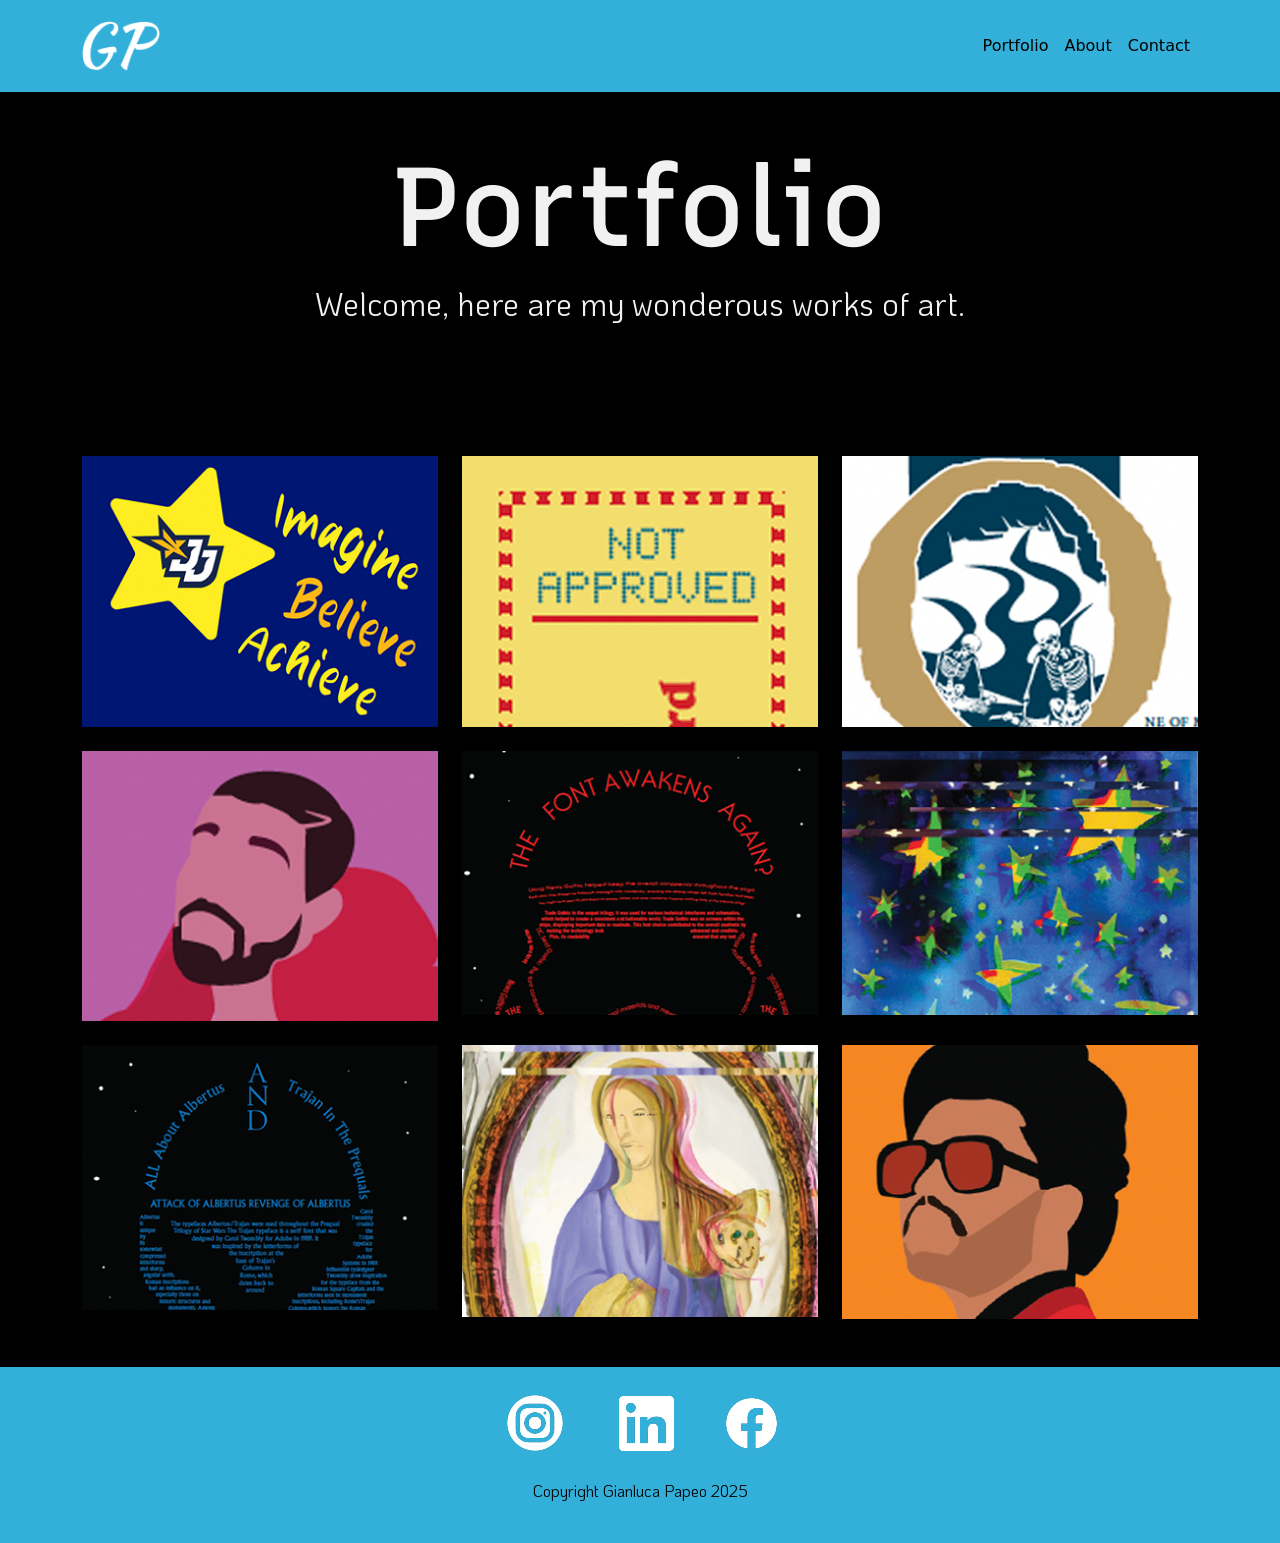
<file: index.html>
<!DOCTYPE html>
<html lang="en">
<head>
  <meta charset="UTF-8" />
  <meta name="viewport" content="width=device-width, initial-scale=1">
  <title>Gianluca Papeo | Portfolio</title>
  <link rel="preconnect" href="https://fonts.googleapis.com">
  <link rel="preconnect" href="https://fonts.gstatic.com" crossorigin>
  <link rel="preconnect" href="https://fonts.googleapis.com">
<link rel="preconnect" href="https://fonts.gstatic.com" crossorigin>
<link href="https://fonts.googleapis.com/css2?family=Recursive:wght@300..1000&display=swap" rel="stylesheet">
  <link href="https://fonts.googleapis.com/css2?family=Anton&family=KoHo:wght@200;400;700&display=swap" rel="stylesheet">
  <link rel="stylesheet" href="https://cdn.jsdelivr.net/npm/bootstrap@5.3.8/dist/css/bootstrap.min.css">
  <link rel="stylesheet" href="css/styles.css">
</head> 

<body>
  <!-- navbar -->
  <header> 
    <nav class="navbar navbar-expand ">
      <div class="container">
        <a class="navbar-brand logo" href="index.html">
          <img src="images/logo.png" alt="Gianluca Papeo Logo" class="logo-img">
        </a>
        <ul class="navbar-nav ms-auto">
          <li class="nav-item"><a class="nav-link" href="index.html">Portfolio</a></li>
          <li class="nav-item"><a class="nav-link" href="about.html">About</a></li>
          <li class="nav-item"><a class="nav-link" href="contact.html">Contact</a></li>
        </ul>
      </div>
    </nav>
  </header>

  
  <main class="text-center py-5">
    <h1 class="main-title">Portfolio</h1>
    <p class="intro-text">Welcome, here are my wonderous works of art.</p>

    <!-- portfolio grid -->
    <div class="container"> 
      <div class="row g-4">
        <div class="col-md-4"><a href="project1.html"><img src="images/image1.png" class="img-fluid portfolio-img" alt="Project 1"></a></div>
        <div class="col-md-4"><a href="case-study.html"><img src="images/image2.png" class="img-fluid portfolio-img" alt="Project 2"></a></div>
        <div class="col-md-4"><a href="project3.html"><img src="images/image3.png" class="img-fluid portfolio-img" alt="Project 3"></a></div>
        <div class="col-md-4"><a href="project4.html"><img src="images/image4.png" class="img-fluid portfolio-img" alt="Project 4"></a></div>
        <div class="col-md-4"><a href="project5sw.html"><img src="images/image5.png" class="img-fluid portfolio-img" alt="Project 5"></a></div>
        <div class="col-md-4"><a href="project6ad.html"><img src="images/image6.png" class="img-fluid portfolio-img" alt="Project 6"></a></div>
        <div class="col-md-4"><a href="project5sw.html"><img src="images/image7.png" class="img-fluid portfolio-img" alt="Project 7"></a></div>
        <div class="col-md-4"><a href="project6ad.html"><img src="images/image8.png" class="img-fluid portfolio-img" alt="Project 8"></a></div> 
        <div class="col-md-4"><a href="project4.html"><img src="images/image9.png" class="img-fluid portfolio-img" alt="Project 9"></a></div>
      </div>
    </div>
  </main>

  <!-- footer -->
  <footer class="footer text-center py-4">
    <div class="social-icons">
      <a href="https://instagram.com" target="_blank"><img src="images/instagram.png" alt="Instagram" class="icon"></a>
      <a href="https://linkedin.com" target="_blank"><img src="images/linkedin.png" alt="LinkedIn" class="icon"></a>
      <a href="https://facebook.com" target="_blank"><img src="images/facebook.png" alt="Facebook" class="icon"></a>
    </div>
    <p class="copyright"> Copyright Gianluca Papeo 2025</p>
  </footer>
<script src="https://cdn.jsdelivr.net/npm/bootstrap@5.3.8/dist/js/bootstrap.bundle.min.js" integrity="sha384-FKyoEForCGlyvwx9Hj09JcYn3nv7wiPVlz7YYwJrWVcXK/BmnVDxM+D2scQbITxI" crossorigin="anonymous"></script>
</body>
</html>
</file>
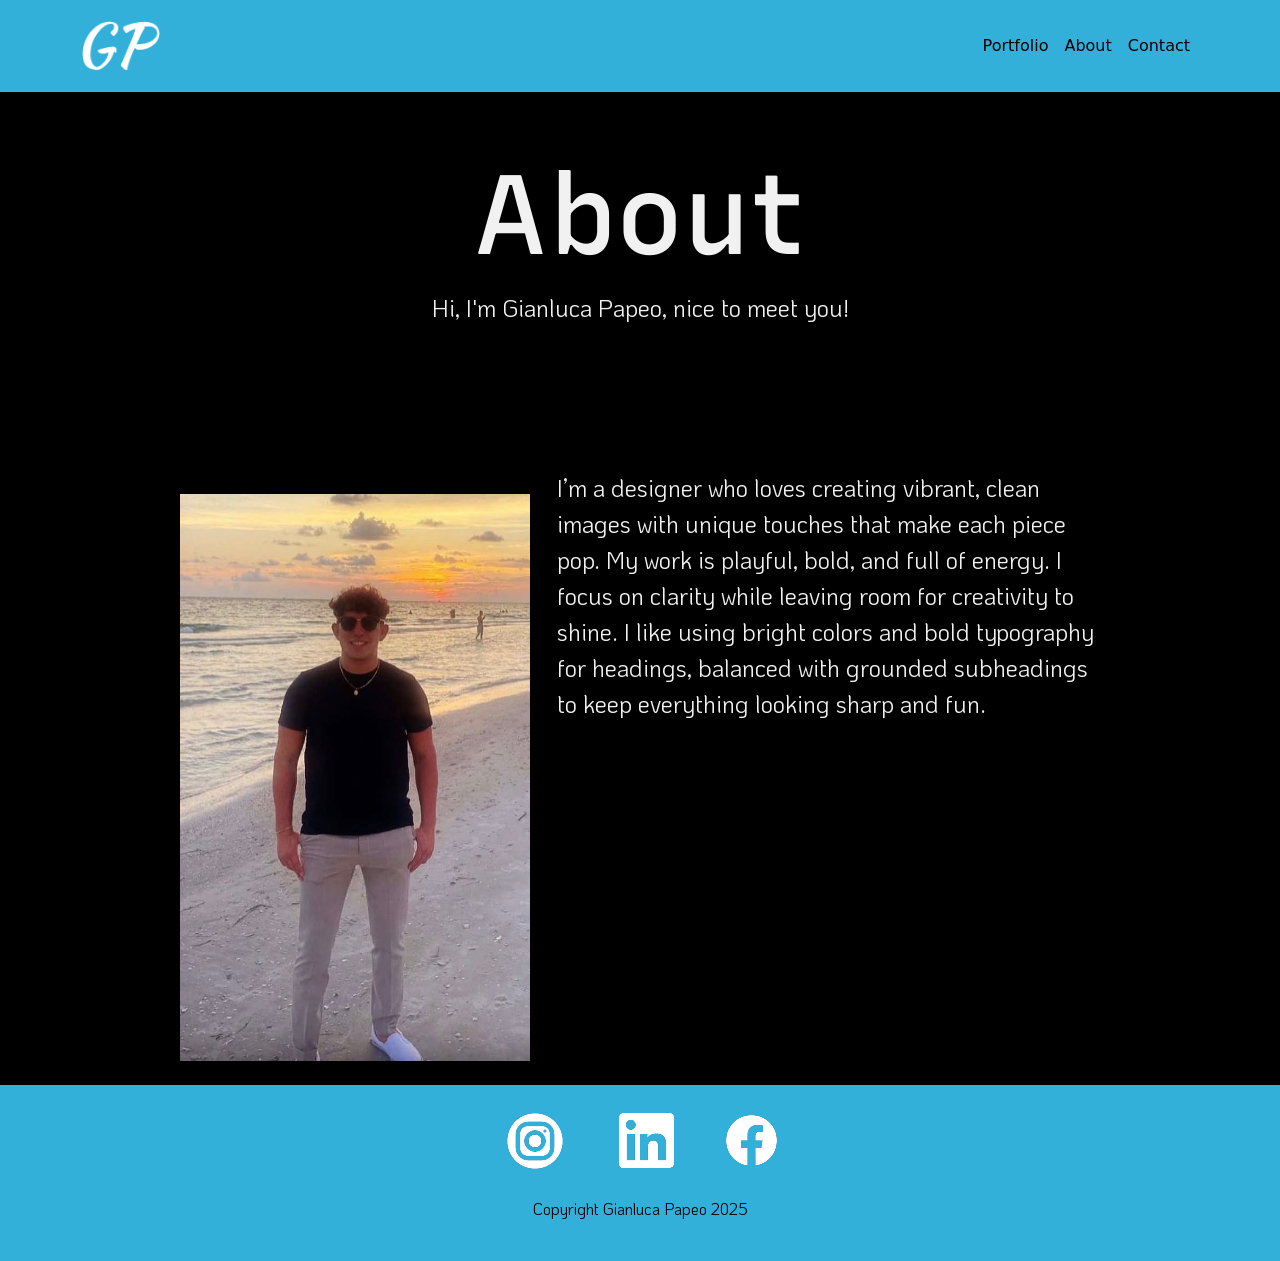
<file: about.html>
<!DOCTYPE html>
<html lang="en">
<head>
  <meta charset="UTF-8" />
  <meta name="viewport" content="width=device-width, initial-scale=1">
  <title>Gianluca Papeo | Portfolio</title>
  <link rel="preconnect" href="https://fonts.googleapis.com">
  <link rel="preconnect" href="https://fonts.gstatic.com" crossorigin>
  <link rel="preconnect" href="https://fonts.googleapis.com">
<link rel="preconnect" href="https://fonts.gstatic.com" crossorigin>
<link href="https://fonts.googleapis.com/css2?family=Recursive:wght@300..1000&display=swap" rel="stylesheet">
  <link href="https://fonts.googleapis.com/css2?family=Anton&family=KoHo:wght@200;400;700&display=swap" rel="stylesheet">
  <link rel="stylesheet" href="https://cdn.jsdelivr.net/npm/bootstrap@5.3.8/dist/css/bootstrap.min.css">
  <link rel="stylesheet" href="css/styles.css">
</head>

<body>
  <!-- navbar -->
  <header>
    <nav class="navbar navbar-expand ">
      <div class="container">
        <a class="navbar-brand logo" href="index.html">
          <img src="images/logo.png" alt="Gianluca Papeo Logo" class="logo-img">
        </a>
        <ul class="navbar-nav ms-auto">
          <li class="nav-item"><a class="nav-link" href="index.html">Portfolio</a></li>
          <li class="nav-item"><a class="nav-link" href="about.html">About</a></li>
          <li class="nav-item"><a class="nav-link" href="contact.html">Contact</a></li>
        </ul>
      </div>
    </nav>
  </header>

 
  <main class="container about-main">
  
    <div class="row">
      <div class="col-12 text-center">
        <h1>About</h1>
        <p class="greeting">Hi, I'm Gianluca Papeo, nice to meet you!</p>
      </div>
    </div>
  
  
    <div class="row justify-content-center align-items-start mt-4">
      <div class="col-md-4 text-center">
        <img src="images/profile.png" alt="Gianluca Papeo photo" class="profile-img">
      </div>
      <div class="col-md-6">
        <p class="about-text">
          I’m a designer who loves creating vibrant, clean images with unique touches that make each piece pop. My work is playful, bold, and full of energy. I focus on clarity while leaving room for creativity to shine. I like using bright colors and bold typography for headings, balanced with grounded subheadings to keep everything looking sharp and fun.
        </p>
      </div>
    </div>
  </main>
 
  <!-- footer --> 
  <footer class="footer text-center p-4">
    <div class="social-icons">
      <a href="https://instagram.com" target="_blank"><img src="images/instagram.png" alt="Instagram" class="icon"></a>
      <a href="https://linkedin.com" target="_blank"><img src="images/linkedin.png" alt="LinkedIn" class="icon"></a>
      <a href="https://facebook.com" target="_blank"><img src="images/facebook.png" alt="Facebook" class="icon"></a>
    </div>
    <p class="copyright">Copyright Gianluca Papeo 2025</p>
  </footer>
  <script src="https://cdn.jsdelivr.net/npm/bootstrap@5.3.8/dist/js/bootstrap.bundle.min.js" integrity="sha384-FKyoEForCGlyvwx9Hj09JcYn3nv7wiPVlz7YYwJrWVcXK/BmnVDxM+D2scQbITxI" crossorigin="anonymous"></script>
  </body>
  </html>
</file>
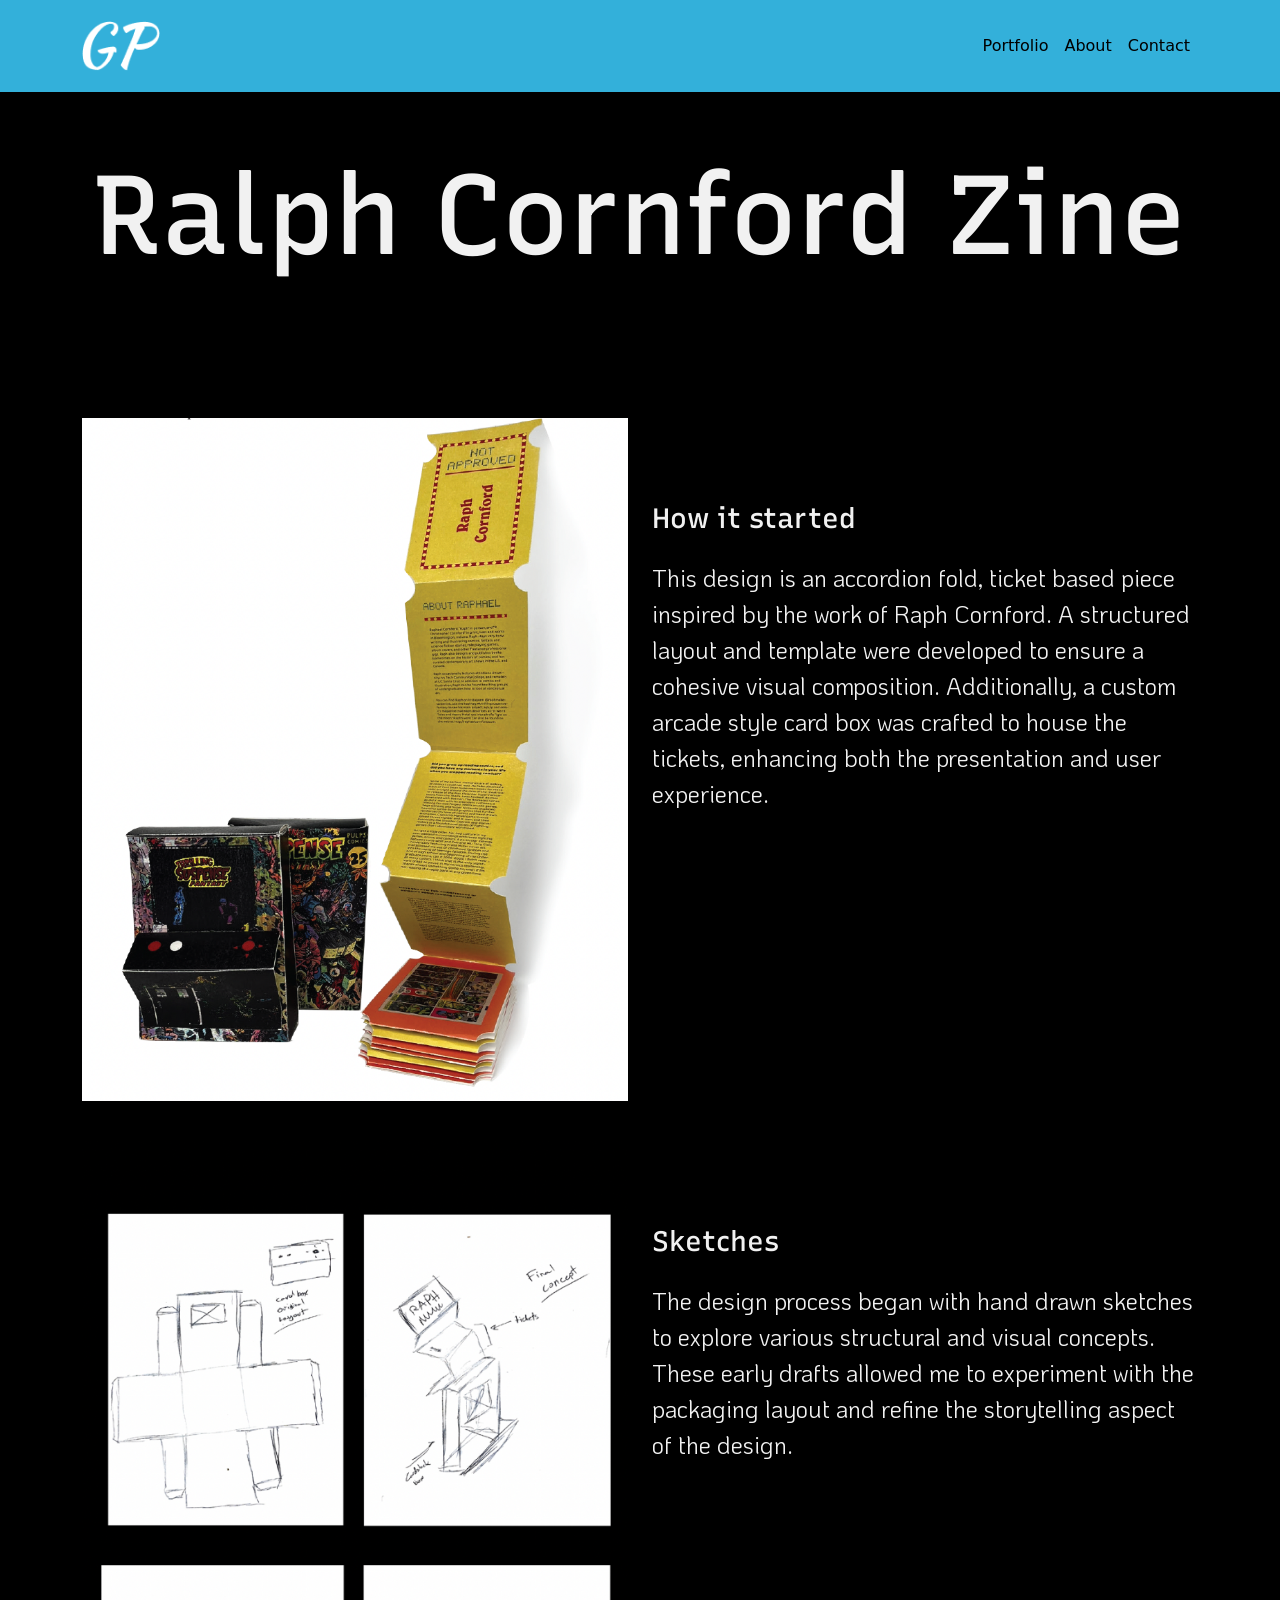
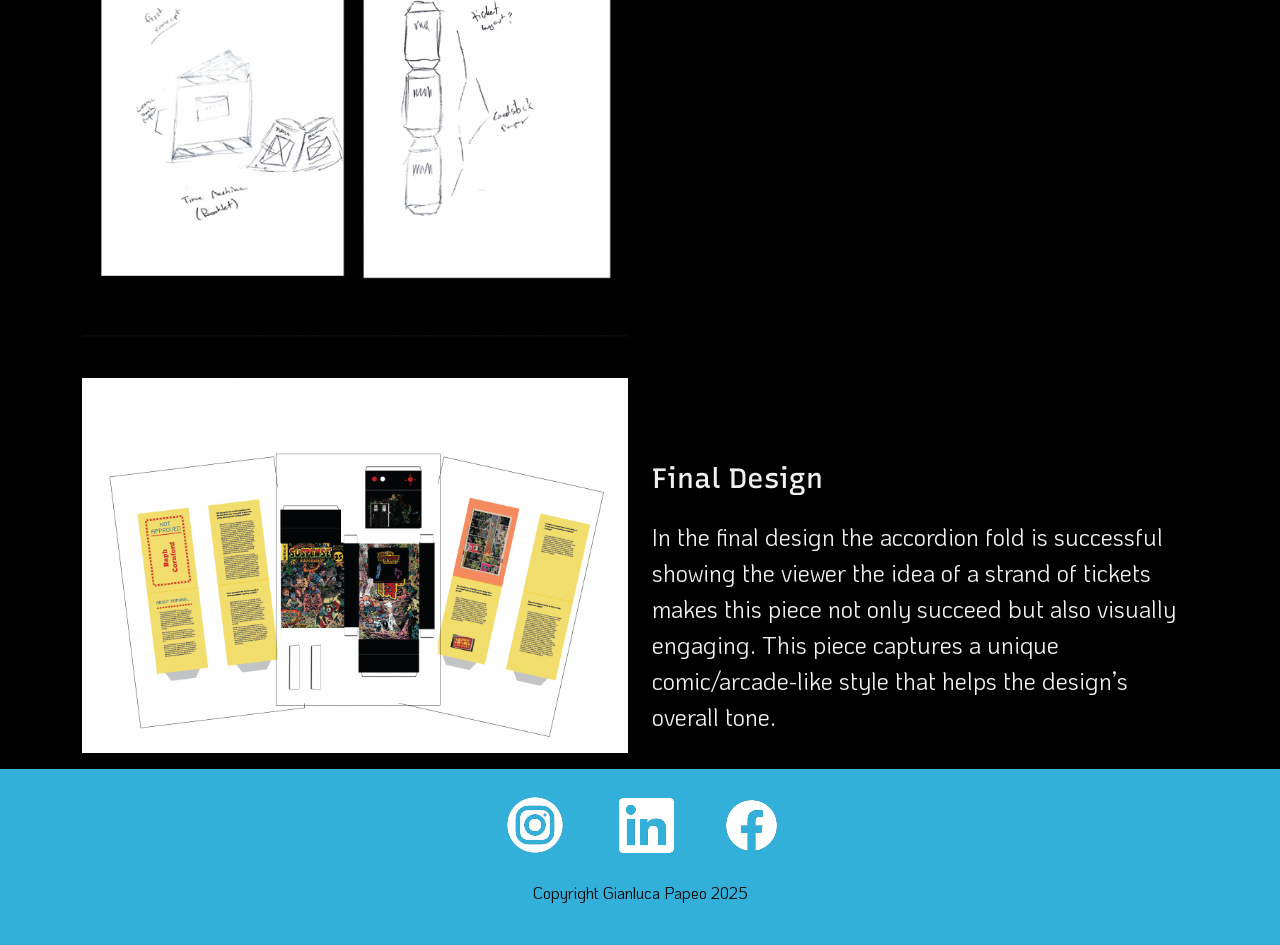
<file: case-study.html>
<!DOCTYPE html>
<html lang="en">
<head>
  <meta charset="UTF-8" />
  <meta name="viewport" content="width=device-width, initial-scale=1">
  <title>Gianluca Papeo | Portfolio</title>
  <link rel="preconnect" href="https://fonts.googleapis.com">
  <link rel="preconnect" href="https://fonts.gstatic.com" crossorigin>
  <link href="https://fonts.googleapis.com/css2?family=Recursive:wght@300..1000&display=swap" rel="stylesheet">
  <link href="https://fonts.googleapis.com/css2?family=Anton&family=KoHo:wght@200;400;700&display=swap" rel="stylesheet">
  <link rel="stylesheet" href="https://cdn.jsdelivr.net/npm/bootstrap@5.3.8/dist/css/bootstrap.min.css">
  <link rel="stylesheet" href="css/styles.css">
</head>

<body>
  <!-- Navbar -->
  <header>
    <nav class="navbar navbar-expand">
      <div class="container">
        <a class="navbar-brand logo" href="index.html">
          <img src="images/logo.png" alt="Gianluca Papeo Logo" class="logo-img">
        </a>
        <ul class="navbar-nav ms-auto">
          <li class="nav-item"><a class="nav-link" href="index.html">Portfolio</a></li>
          <li class="nav-item"><a class="nav-link" href="about.html">About</a></li>
          <li class="nav-item"><a class="nav-link" href="contact.html">Contact</a></li>
        </ul>
      </div>
    </nav>
  </header>

 
  <main class="case-study-page container">

  
    <div class="row">
      <div class="col-12 text-center">
        <h2>Ralph Cornford Zine</h2>
      </div> 
    </div>

  
    <div class="row justify-content-center align-items-start mt-4">
      <div class="col-md-6 text-center">
        <img src="images/projectphoto.png" alt="Intro Project Image" class="img-fluid mb-3">
      </div>
      <div class="col-md-6">
        <h3>How it started</h3>
        <p>
          This design is an accordion fold, ticket based piece inspired by the work of Raph Cornford. A structured layout and template were developed to ensure a cohesive visual composition. Additionally, a custom arcade style card box was crafted to house the tickets, enhancing both the presentation and user experience.
        </p>
      </div>
    </div>

    <!-- sketches -->
    <div class="row mt-4">
   
      <div class="col-md-6 text-center">
        <img src="images/sketch1.png" alt="Sketch 1" class="img-fluid mb-3">
      </div>
     
    
      <div class="col-md-6">
        <h3>Sketches</h3>
        <p>
          The design process began with hand drawn sketches to explore various structural and visual concepts. These early drafts allowed me to experiment with the packaging layout and refine the storytelling aspect of the design.
        </p>
      </div>
    </div>


    <!-- Final Design -->
    <div class="row justify-content-center align-items-start mt-4">
      <div class="col-md-6 text-center">
        <img src="images/finaldesign.png" alt="Final Project Design" class="img-fluid mb-3">
      </div>
      <div class="col-md-6">
        <h3>Final Design</h3>
        <p>
          In the final design the accordion fold is successful showing the viewer the idea of a strand of tickets makes this piece not only succeed but also visually engaging. This piece captures a unique comic/arcade-like style that helps the design’s overall tone.
        </p>
      </div>
    </div>

  </main>

  <!-- Footer -->
  <footer class="footer text-center py-4">
    <div class="social-icons">
      <a href="https://instagram.com" target="_blank"><img src="images/instagram.png" alt="Instagram" class="icon"></a>
      <a href="https://linkedin.com" target="_blank"><img src="images/linkedin.png" alt="LinkedIn" class="icon"></a>
      <a href="https://facebook.com" target="_blank"><img src="images/facebook.png" alt="Facebook" class="icon"></a>
    </div>
    <p class="copyright"> Copyright Gianluca Papeo 2025</p>
  </footer>

  <script src="https://cdn.jsdelivr.net/npm/bootstrap@5.3.8/dist/js/bootstrap.bundle.min.js" crossorigin="anonymous"></script>
</body>
</html>
</file>
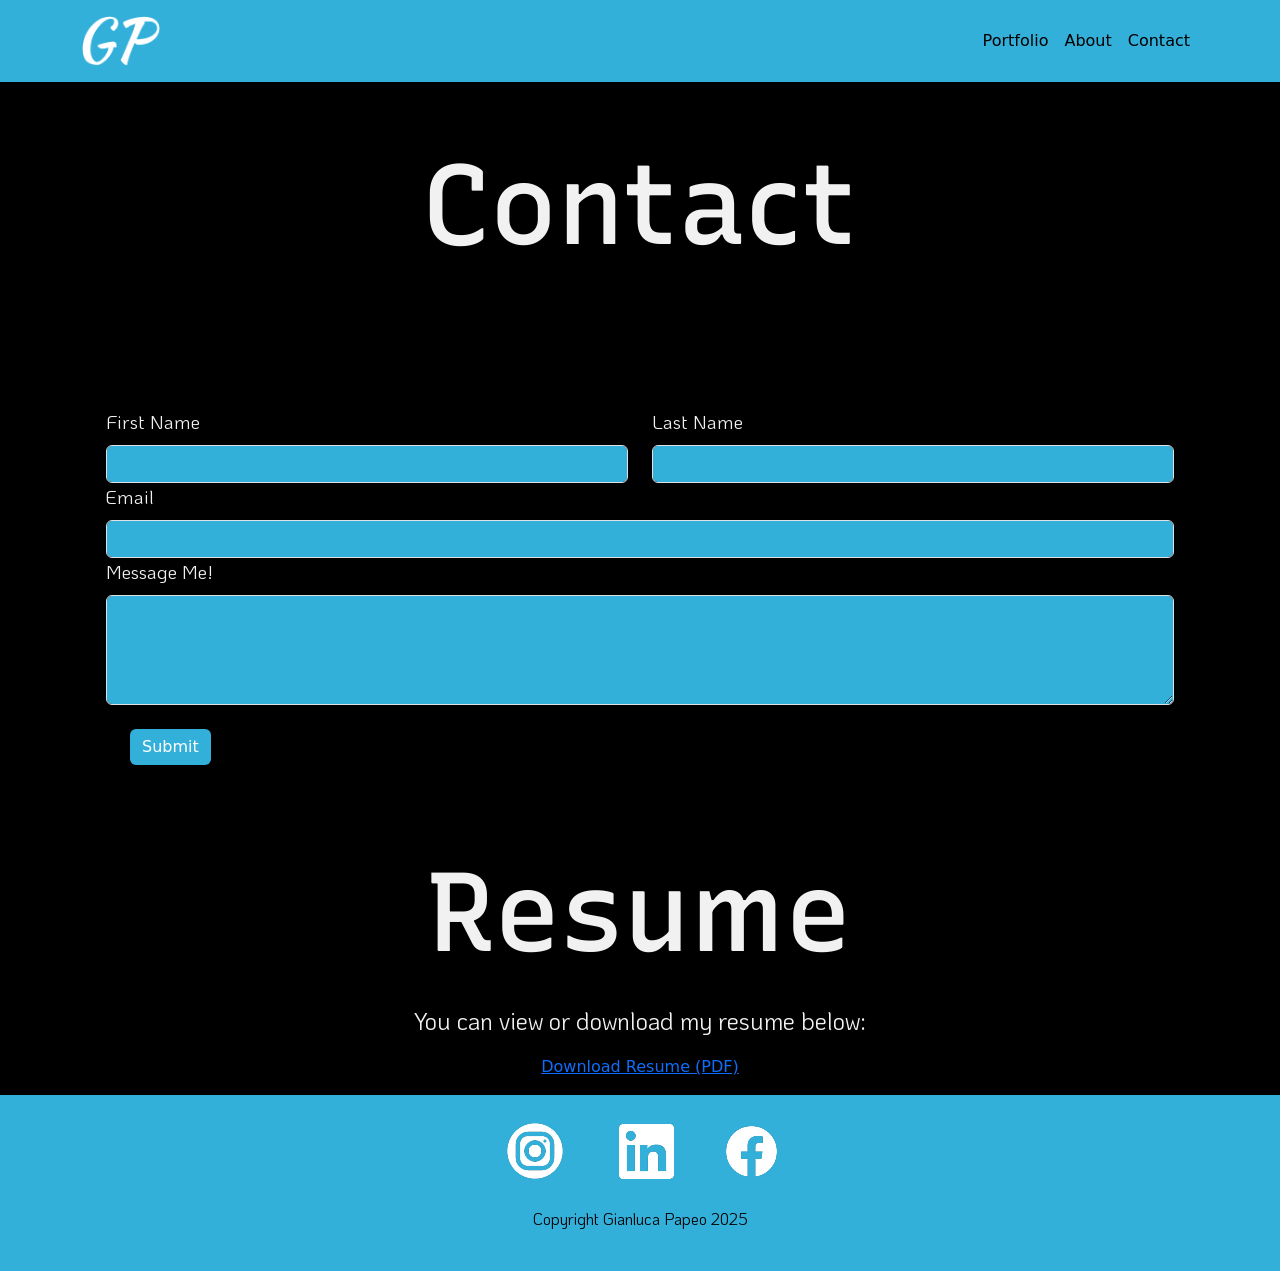
<file: contact.html>
<!DOCTYPE html>
<html lang="en">
<head>
  <meta charset="UTF-8" />
  <meta name="viewport" content="width=device-width, initial-scale=1">
  <title>Gianluca Papeo | Portfolio</title>
  <link rel="preconnect" href="https://fonts.googleapis.com">
  <link rel="preconnect" href="https://fonts.gstatic.com" crossorigin>
  <link rel="preconnect" href="https://fonts.googleapis.com">
<link rel="preconnect" href="https://fonts.gstatic.com" crossorigin>
<link href="https://fonts.googleapis.com/css2?family=Recursive:wght@300..1000&display=swap" rel="stylesheet">
  <link href="https://fonts.googleapis.com/css2?family=Anton&family=KoHo:wght@200;400;700&display=swap" rel="stylesheet">
  <link rel="stylesheet" href="https://cdn.jsdelivr.net/npm/bootstrap@5.3.8/dist/css/bootstrap.min.css">
  <link rel="stylesheet" href="css/styles.css">
</head>

 
  <header>
    <nav class="navbar navbar-expand ">
      <div class="container">
        <a class="navbar-logo" href="index.html">
          <img src="images/logo.png" alt="Gianluca Papeo Logo" class="logo-img">
        </a>
        <ul class="navbar-nav">
          <li class="nav-item"><a class="nav-link" href="index.html">Portfolio</a></li>
          <li class="nav-item"><a class="nav-link" href="about.html">About</a></li>
          <li class="nav-item"><a class="nav-link" href="contact.html">Contact</a></li>
        </ul>
      </div>
    </nav>
  </header>

  <main class="container col-md-12">

    <!-- contact form -->
    <h2 class="row-4 ">Contact</h2>
    <form class="row 3">
      <div class="col-md-6">
        <label for="fname" class="form-label">First Name</label>
        <input type="text" id="fname" name="fname" class="form-control" >
      </div>
      <div class="col-md-6">
        <label for="lname" class="form-label">Last Name</label>
        <input type="text" id="lname" name="lname" class="form-control">
      </div>
      <div class="col-12">
        <label for="email" class="form-label">Email</label>
        <input type="email" id="email" name="email" class="form-control">
      </div>
      <div class="col-12">
        <label for="message" class="form-label">Message Me!</label>
        <textarea id="message" name="message" rows="4" class="form-control" ></textarea>
      </div>
      <div class="col-12 m-4">
        <button type="submit" class="btn">Submit</button>
      </div>
    </form>

    <section class="resume-section col">
      <h2 class="m-4">Resume</h2>
      <p>You can view or download my resume below:</p>
      <a href="files/Gianluca-Papeo-Resume.pdf">Download Resume (PDF)</a>
    </section>

  </main>

 
 <!-- footer -->
 <footer class="footer text-center p-4">
  <div class="social-icons">
    <a href="https://instagram.com" target="_blank"><img src="images/instagram.png" alt="Instagram" class="icon"></a>
    <a href="https://linkedin.com" target="_blank"><img src="images/linkedin.png" alt="LinkedIn" class="icon"></a>
    <a href="https://facebook.com" target="_blank"><img src="images/facebook.png" alt="Facebook" class="icon"></a>
  </div>
  <p class="copyright">Copyright Gianluca Papeo 2025</p>
</footer>
<script src="https://cdn.jsdelivr.net/npm/bootstrap@5.3.8/dist/js/bootstrap.bundle.min.js" integrity="sha384-FKyoEForCGlyvwx9Hj09JcYn3nv7wiPVlz7YYwJrWVcXK/BmnVDxM+D2scQbITxI" crossorigin="anonymous"></script>
</body>
</html>
</file>
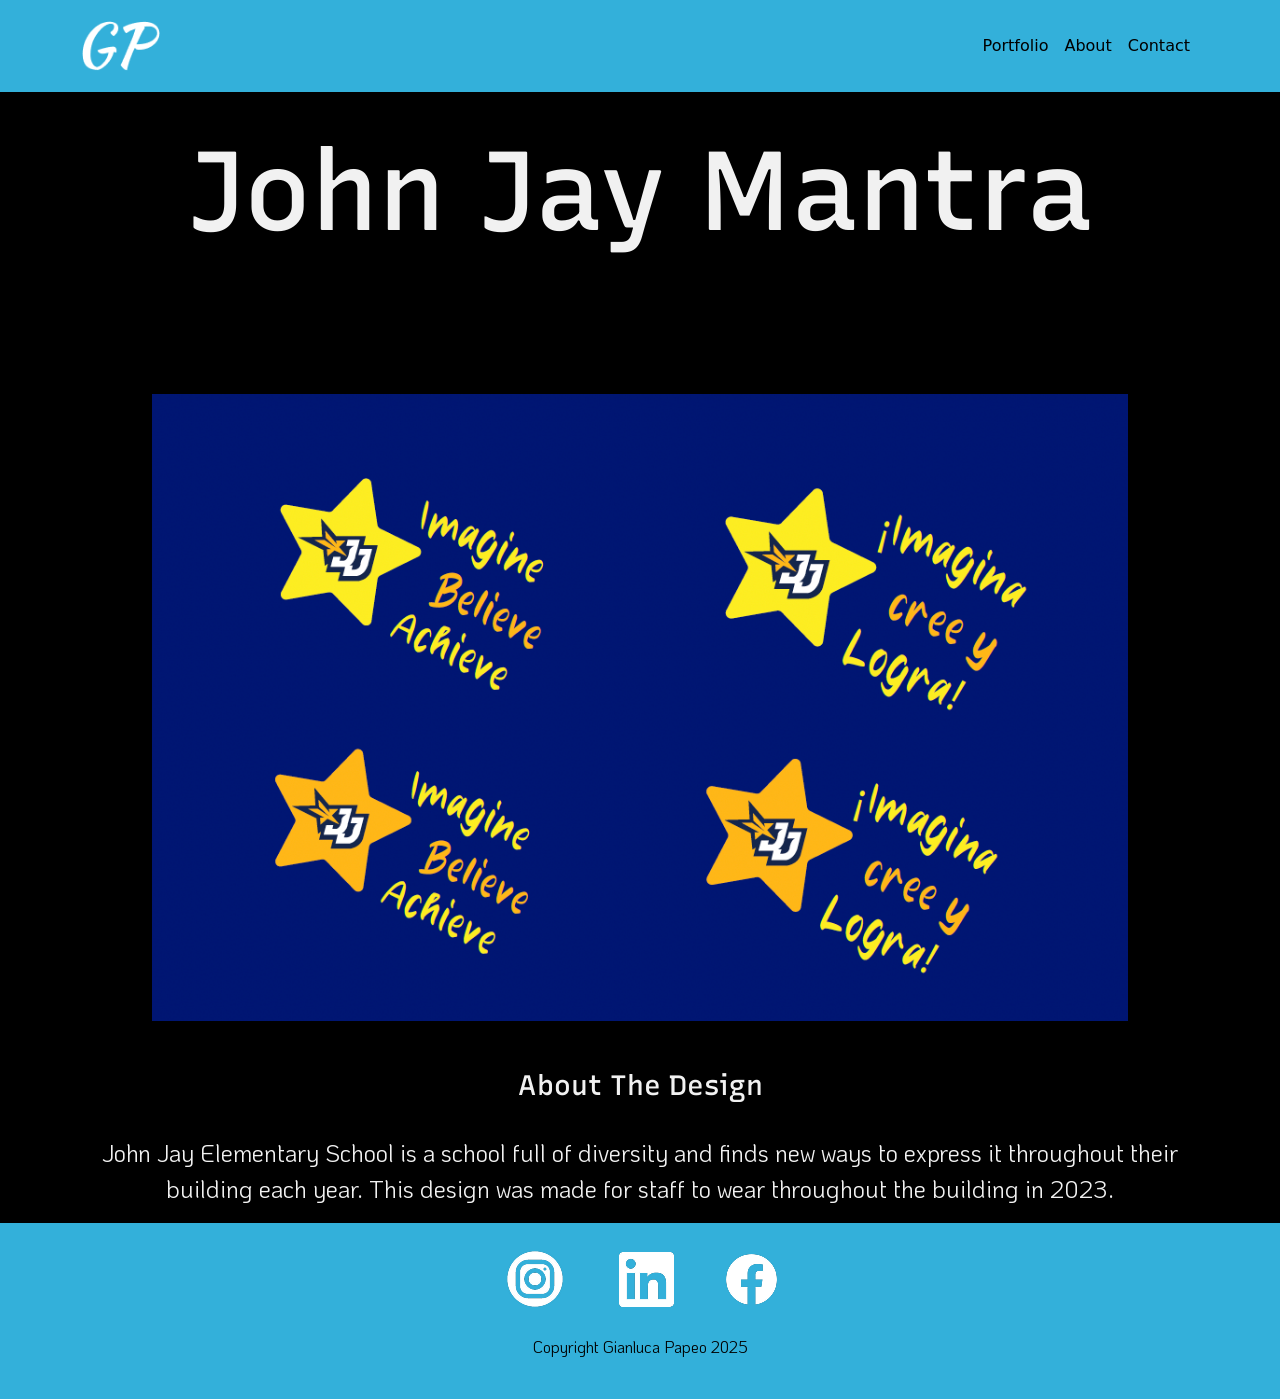
<file: project1.html>
<!DOCTYPE html>
<html lang="en">
<head>
  <meta charset="UTF-8" />
  <meta name="viewport" content="width=device-width, initial-scale=1">
  <title>Gianluca Papeo | Portfolio</title>
  <link rel="preconnect" href="https://fonts.googleapis.com">
  <link rel="preconnect" href="https://fonts.gstatic.com" crossorigin>
  <link rel="preconnect" href="https://fonts.googleapis.com">
<link rel="preconnect" href="https://fonts.gstatic.com" crossorigin>
<link href="https://fonts.googleapis.com/css2?family=Recursive:wght@300..1000&display=swap" rel="stylesheet">
  <link href="https://fonts.googleapis.com/css2?family=Anton&family=KoHo:wght@200;400;700&display=swap" rel="stylesheet">
  <link rel="stylesheet" href="https://cdn.jsdelivr.net/npm/bootstrap@5.3.8/dist/css/bootstrap.min.css">
  <link rel="stylesheet" href="css/styles.css">
</head>


<body>
  <!-- navbar --> 
  <header>
    <nav class="navbar navbar-expand ">
      <div class="container">
        <a class="navbar-brand logo" href="index.html">
          <img src="images/logo.png" alt="Gianluca Papeo Logo" class="logo-img">
        </a>
        <ul class="navbar-nav ms-auto">
          <li class="nav-item"><a class="nav-link" href="index.html">Portfolio</a></li>
          <li class="nav-item"><a class="nav-link" href="about.html">About</a></li>
          <li class="nav-item"><a class="nav-link" href="contact.html">Contact</a></li>
        </ul>
      </div>
    </nav>
  </header>
 
  <main class="mantra-page">
  <div class="container">
    <div class="row g-4">
    <h2 class="mantra-title">John Jay Mantra</h2>
    <img src="images/mantra.png" alt="Mantra Image">
    <h3>About The Design</h3>
    <p>
      John Jay Elementary School is a school full of diversity and finds new ways to express it throughout their building each year. This design was made for staff to wear throughout the building in 2023.
    </p>
  </div>
  <div>
  </main>

 <!-- footer -->
 <footer class="footer text-center py-4">
  <div class="social-icons">
    <a href="https://instagram.com" target="_blank"><img src="images/instagram.png" alt="Instagram" class="icon"></a>
    <a href="https://linkedin.com" target="_blank"><img src="images/linkedin.png" alt="LinkedIn" class="icon"></a>
    <a href="https://facebook.com" target="_blank"><img src="images/facebook.png" alt="Facebook" class="icon"></a>
  </div>
  <p class="copyright"> Copyright Gianluca Papeo 2025</p>
</footer>
<script src="https://cdn.jsdelivr.net/npm/bootstrap@5.3.8/dist/js/bootstrap.bundle.min.js" integrity="sha384-FKyoEForCGlyvwx9Hj09JcYn3nv7wiPVlz7YYwJrWVcXK/BmnVDxM+D2scQbITxI" crossorigin="anonymous"></script>
</body>
</html>
</file>
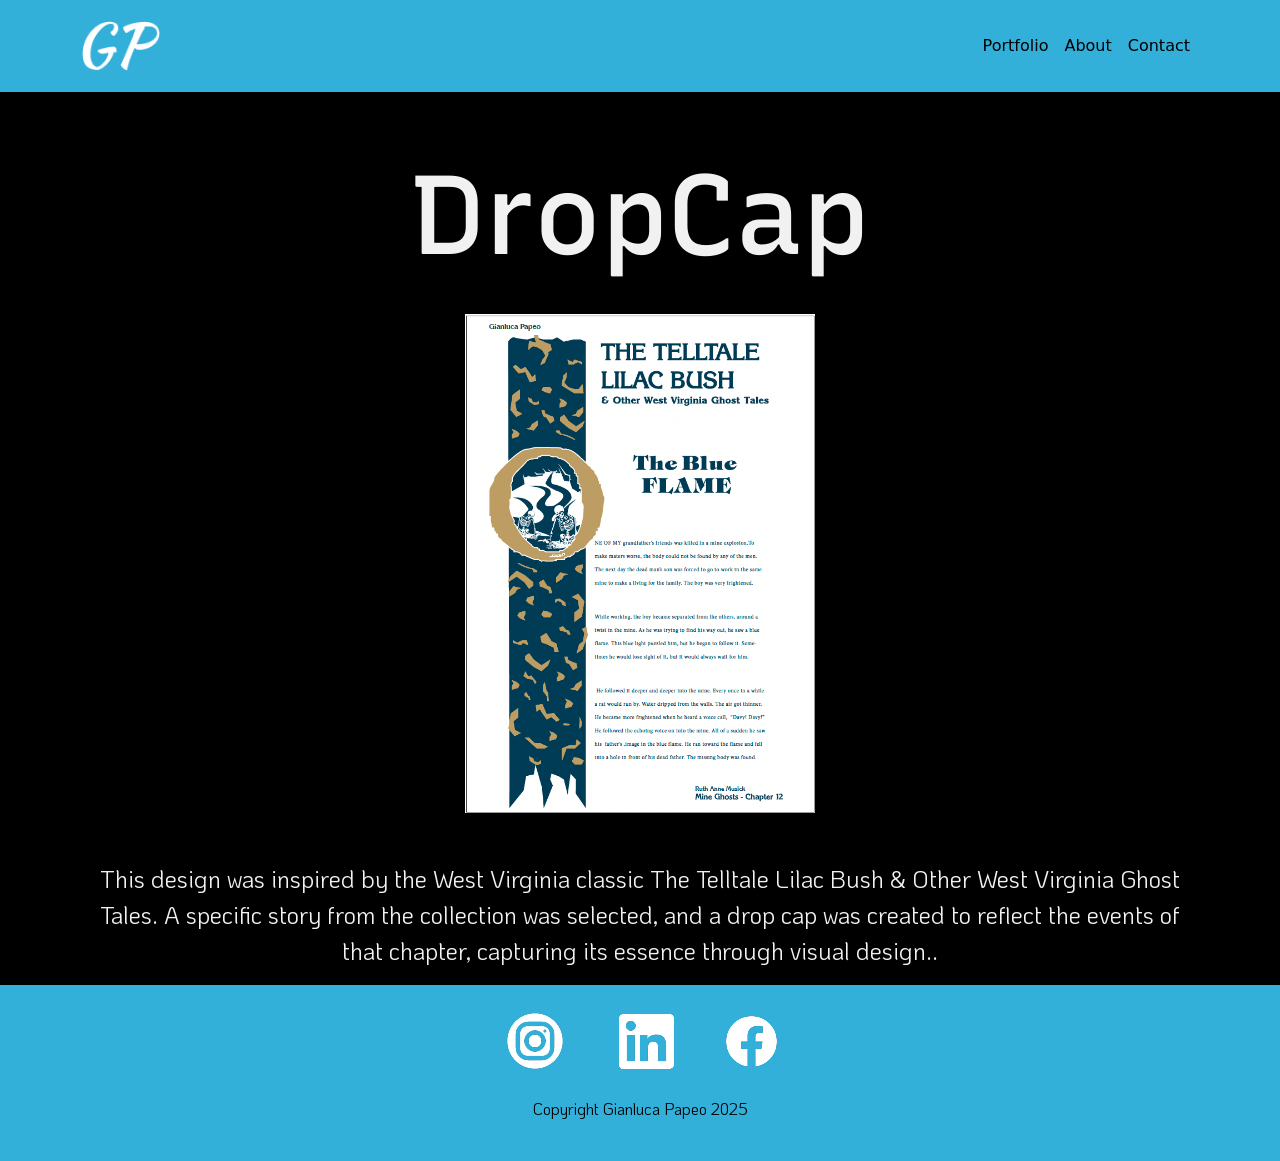
<file: project3.html>
<!DOCTYPE html>
<html lang="en">
<head>
  <meta charset="UTF-8" />
  <meta name="viewport" content="width=device-width, initial-scale=1">
  <title>Gianluca Papeo | Portfolio</title>
  <link rel="preconnect" href="https://fonts.googleapis.com">
  <link rel="preconnect" href="https://fonts.gstatic.com" crossorigin>
  <link rel="preconnect" href="https://fonts.googleapis.com">
<link rel="preconnect" href="https://fonts.gstatic.com" crossorigin>
<link href="https://fonts.googleapis.com/css2?family=Recursive:wght@300..1000&display=swap" rel="stylesheet">
  <link href="https://fonts.googleapis.com/css2?family=Anton&family=KoHo:wght@200;400;700&display=swap" rel="stylesheet">
  <link rel="stylesheet" href="https://cdn.jsdelivr.net/npm/bootstrap@5.3.8/dist/css/bootstrap.min.css">
  <link rel="stylesheet" href="css/styles.css">
</head>


<body>
  <!-- navbar -->
  <header>
    <nav class="navbar navbar-expand ">
      <div class="container">
        <a class="navbar-brand logo" href="index.html">
          <img src="images/logo.png" alt="Gianluca Papeo Logo" class="logo-img">
        </a>
        <ul class="navbar-nav ms-auto">
          <li class="nav-item"><a class="nav-link" href="index.html">Portfolio</a></li>
          <li class="nav-item"><a class="nav-link" href="about.html">About</a></li>
          <li class="nav-item"><a class="nav-link" href="contact.html">Contact</a></li>
        </ul>
      </div>
    </nav>
  </header>
  
  
  <main class="dropcap-page">
    <h1>DropCap</h1>
    <div class="container">
      <div class="row justify-content-center">  
    <div class="col-md-6">
    <img src="images/dropcap.png" alt="Dropcap Image">
    </div>
  </div>

    <p>
        This design was inspired by the West Virginia classic The Telltale Lilac Bush & Other West Virginia Ghost Tales. A
        specific story from the collection was selected, and a drop cap was created to reflect the events of that chapter, capturing its essence through visual design..   
    </p>
  </div>
  </main> 

 <!-- footer -->
 <footer class="footer text-center py-4">
  <div class="social-icons">
    <a href="https://instagram.com" target="_blank"><img src="images/instagram.png" alt="Instagram" class="icon"></a>
    <a href="https://linkedin.com" target="_blank"><img src="images/linkedin.png" alt="LinkedIn" class="icon"></a>
    <a href="https://facebook.com" target="_blank"><img src="images/facebook.png" alt="Facebook" class="icon"></a>
  </div>
  <p class="copyright"> Copyright Gianluca Papeo 2025</p>
</footer>
<script src="https://cdn.jsdelivr.net/npm/bootstrap@5.3.8/dist/js/bootstrap.bundle.min.js" integrity="sha384-FKyoEForCGlyvwx9Hj09JcYn3nv7wiPVlz7YYwJrWVcXK/BmnVDxM+D2scQbITxI" crossorigin="anonymous"></script>
</body>
</html>
</file>
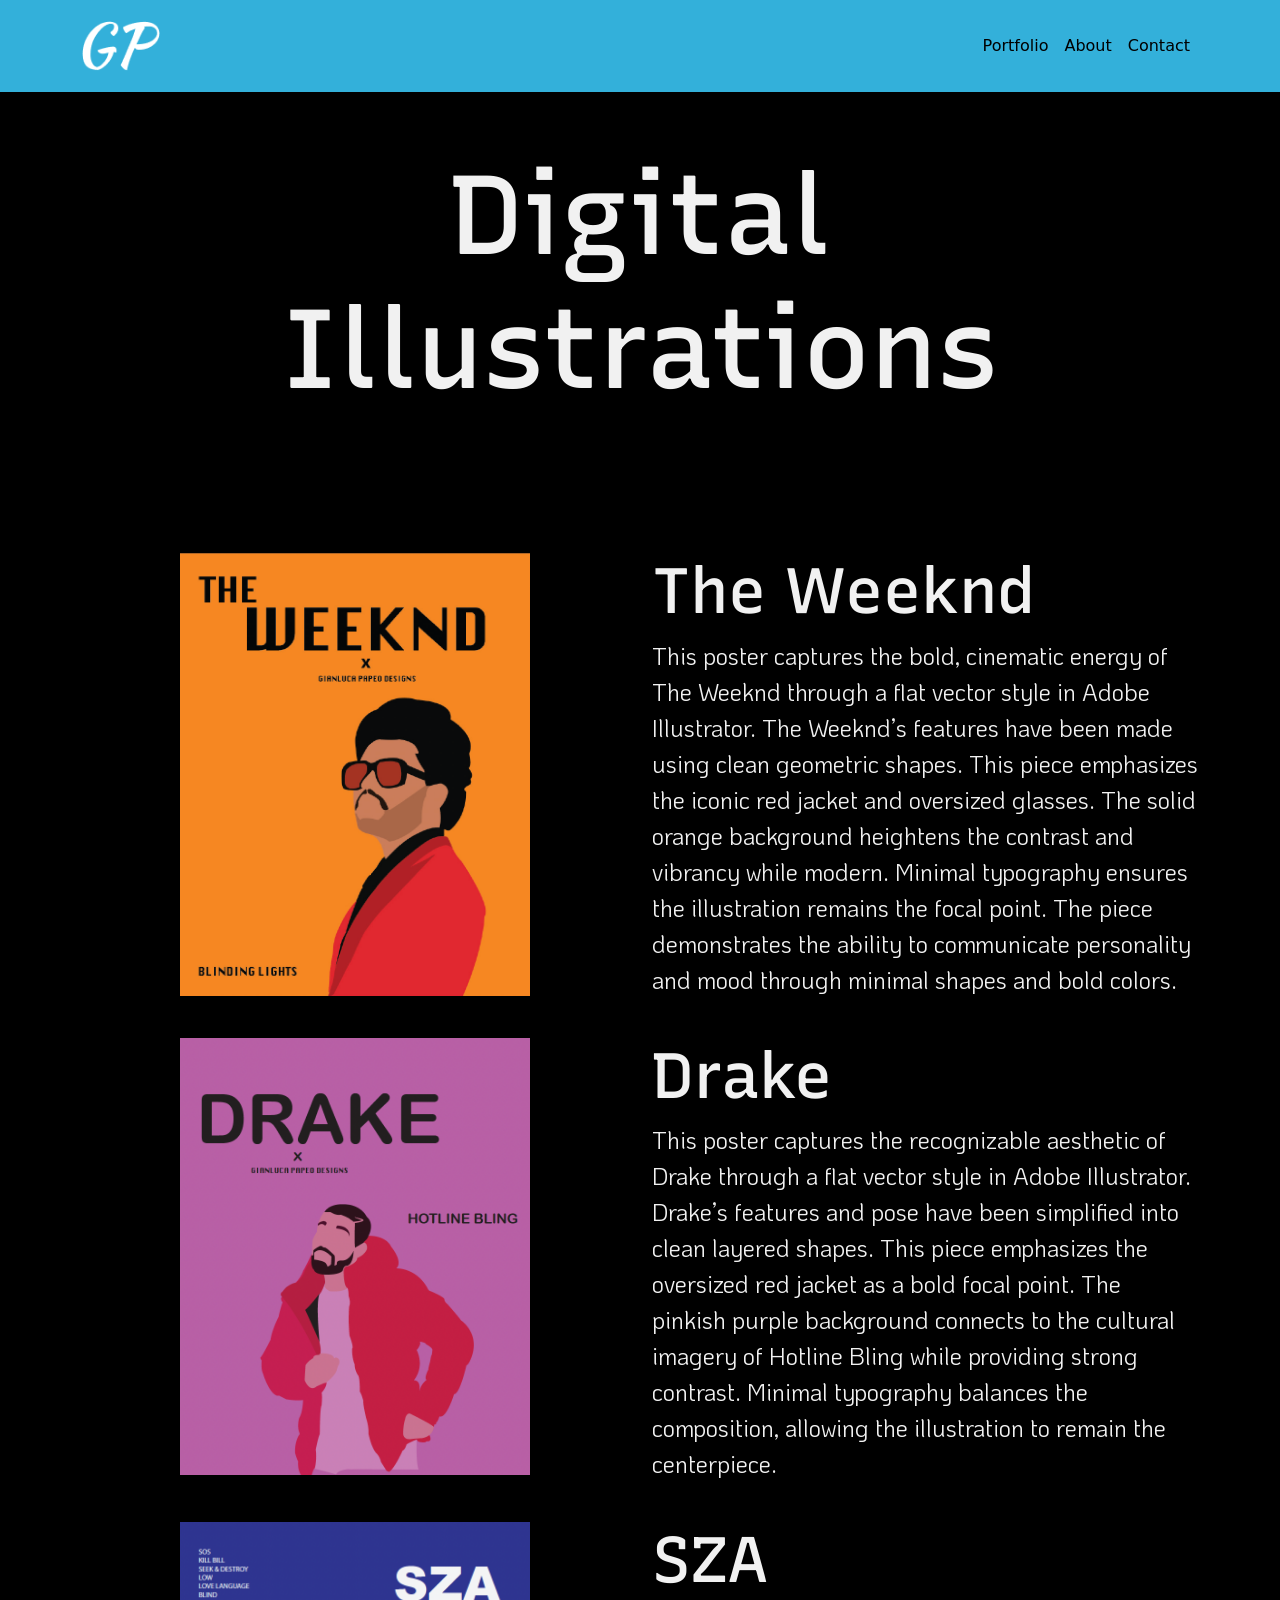
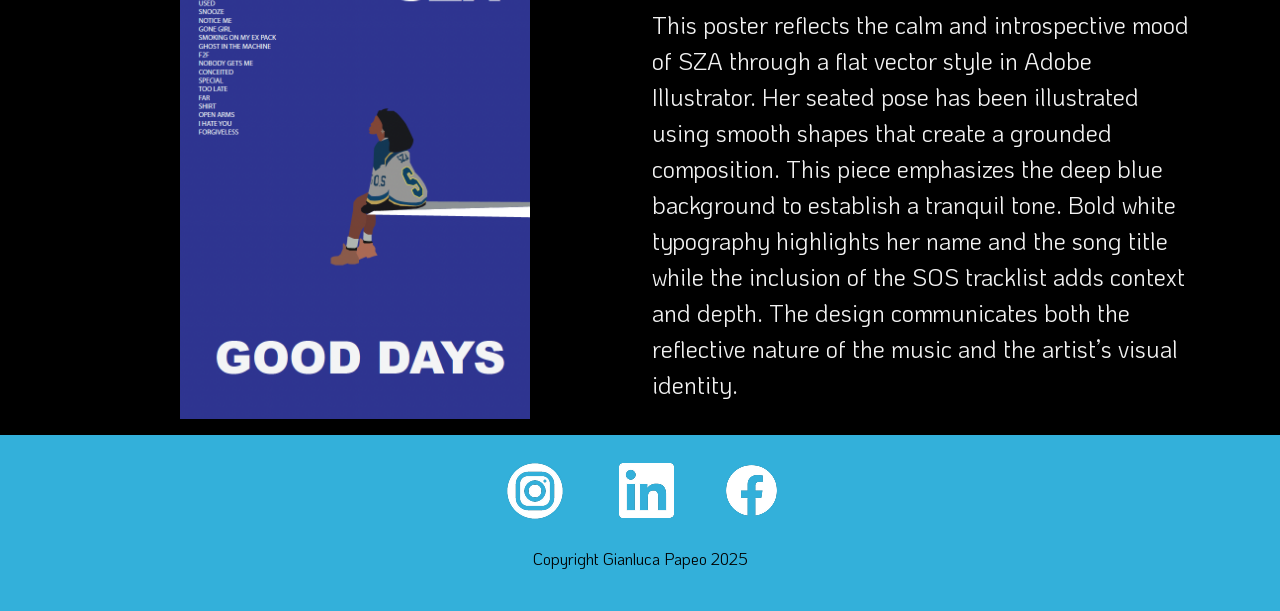
<file: project4.html>
<!DOCTYPE html>
<html lang="en">
<head>
  <meta charset="UTF-8" />
  <meta name="viewport" content="width=device-width, initial-scale=1">
  <title>Gianluca Papeo | Portfolio</title>
  <link rel="preconnect" href="https://fonts.googleapis.com">
  <link rel="preconnect" href="https://fonts.gstatic.com" crossorigin>
  <link rel="preconnect" href="https://fonts.googleapis.com">
<link rel="preconnect" href="https://fonts.gstatic.com" crossorigin>
<link href="https://fonts.googleapis.com/css2?family=Recursive:wght@300..1000&display=swap" rel="stylesheet">
  <link href="https://fonts.googleapis.com/css2?family=Anton&family=KoHo:wght@200;400;700&display=swap" rel="stylesheet">
  <link rel="stylesheet" href="https://cdn.jsdelivr.net/npm/bootstrap@5.3.8/dist/css/bootstrap.min.css">
  <link rel="stylesheet" href="css/styles.css">
</head>
 
<body>
  <!-- navbar -->
  <header>
    <nav class="navbar navbar-expand ">
      <div class="container">
        <a class="navbar-brand logo" href="index.html">
          <img src="images/logo.png" alt="Gianluca Papeo Logo" class="logo-img">
        </a>
        <ul class="navbar-nav ms-auto">
          <li class="nav-item"><a class="nav-link" href="index.html">Portfolio</a></li>
          <li class="nav-item"><a class="nav-link" href="about.html">About</a></li>
          <li class="nav-item"><a class="nav-link" href="contact.html">Contact</a></li>
        </ul>
      </div>
    </nav>
  </header>

  <main class="digital-page container">
    <!-- Page Heading -->
    <div class="row">
      <div class="col-12 text-center">
        <h2>Digital Illustrations</h2>
      </div>
    </div>
  
    <!-- The Weeknd -->
    <div class="row justify-content-center align-items-start mt-4">
      <div class="col-md-6 text-center">
        <img src="images/theweeknd.png" alt="The Weeknd Illustration" class="img-fluid mb-3">
      </div>
      <div class="col-md-6">
        <h3>The Weeknd</h3>
        <p>
          This poster captures the bold, cinematic energy of The Weeknd through a flat vector style in Adobe Illustrator. The Weeknd’s features have been made using clean geometric shapes. This piece emphasizes the iconic red jacket and oversized glasses. The solid orange background heightens the contrast and vibrancy while modern. Minimal typography ensures the illustration remains the focal point. The piece demonstrates the ability to communicate personality and mood through minimal shapes and bold colors.
        </p>
      </div>
    </div>
  
    <!-- Drake -->
    <div class="row justify-content-center align-items-start mt-4">
      <div class="col-md-6 text-center">
        <img src="images/drake.png" alt="Drake Illustration" class="img-fluid mb-3">
      </div>
      <div class="col-md-6">
        <h3>Drake</h3>
        <p>
          This poster captures the recognizable aesthetic of Drake through a flat vector style in Adobe Illustrator. Drake’s features and pose have been simplified into clean layered shapes. This piece emphasizes the oversized red jacket as a bold focal point. The pinkish purple background connects to the cultural imagery of Hotline Bling while providing strong contrast. Minimal typography balances the composition, allowing the illustration to remain the centerpiece.
        </p>
      </div>
    </div>
  
    <!-- SZA -->
    <div class="row justify-content-center align-items-start mt-4">
      <div class="col-md-6 text-center">
        <img src="images/sza.png" alt="SZA Illustration" class="img-fluid mb-3">
      </div>
      <div class="col-md-6">
        <h3>SZA</h3>
        <p>
          This poster reflects the calm and introspective mood of SZA through a flat vector style in Adobe Illustrator. Her seated pose has been illustrated using smooth shapes that create a grounded composition. This piece emphasizes the deep blue background to establish a tranquil tone. Bold white typography highlights her name and the song title while the inclusion of the SOS tracklist adds context and depth. The design communicates both the reflective nature of the music and the artist’s visual identity.
        </p>
      </div>
    </div>
  </main>

<!-- footer -->
<footer class="footer text-center py-4">
  <div class="social-icons">
    <a href="https://instagram.com" target="_blank"><img src="images/instagram.png" alt="Instagram" class="icon"></a>
    <a href="https://linkedin.com" target="_blank"><img src="images/linkedin.png" alt="LinkedIn" class="icon"></a>
    <a href="https://facebook.com" target="_blank"><img src="images/facebook.png" alt="Facebook" class="icon"></a>
  </div>
  <p class="copyright"> Copyright Gianluca Papeo 2025</p>
</footer>

<script src="https://cdn.jsdelivr.net/npm/bootstrap@5.3.8/dist/js/bootstrap.bundle.min.js" crossorigin="anonymous"></script>
</body>
</html>
</file>
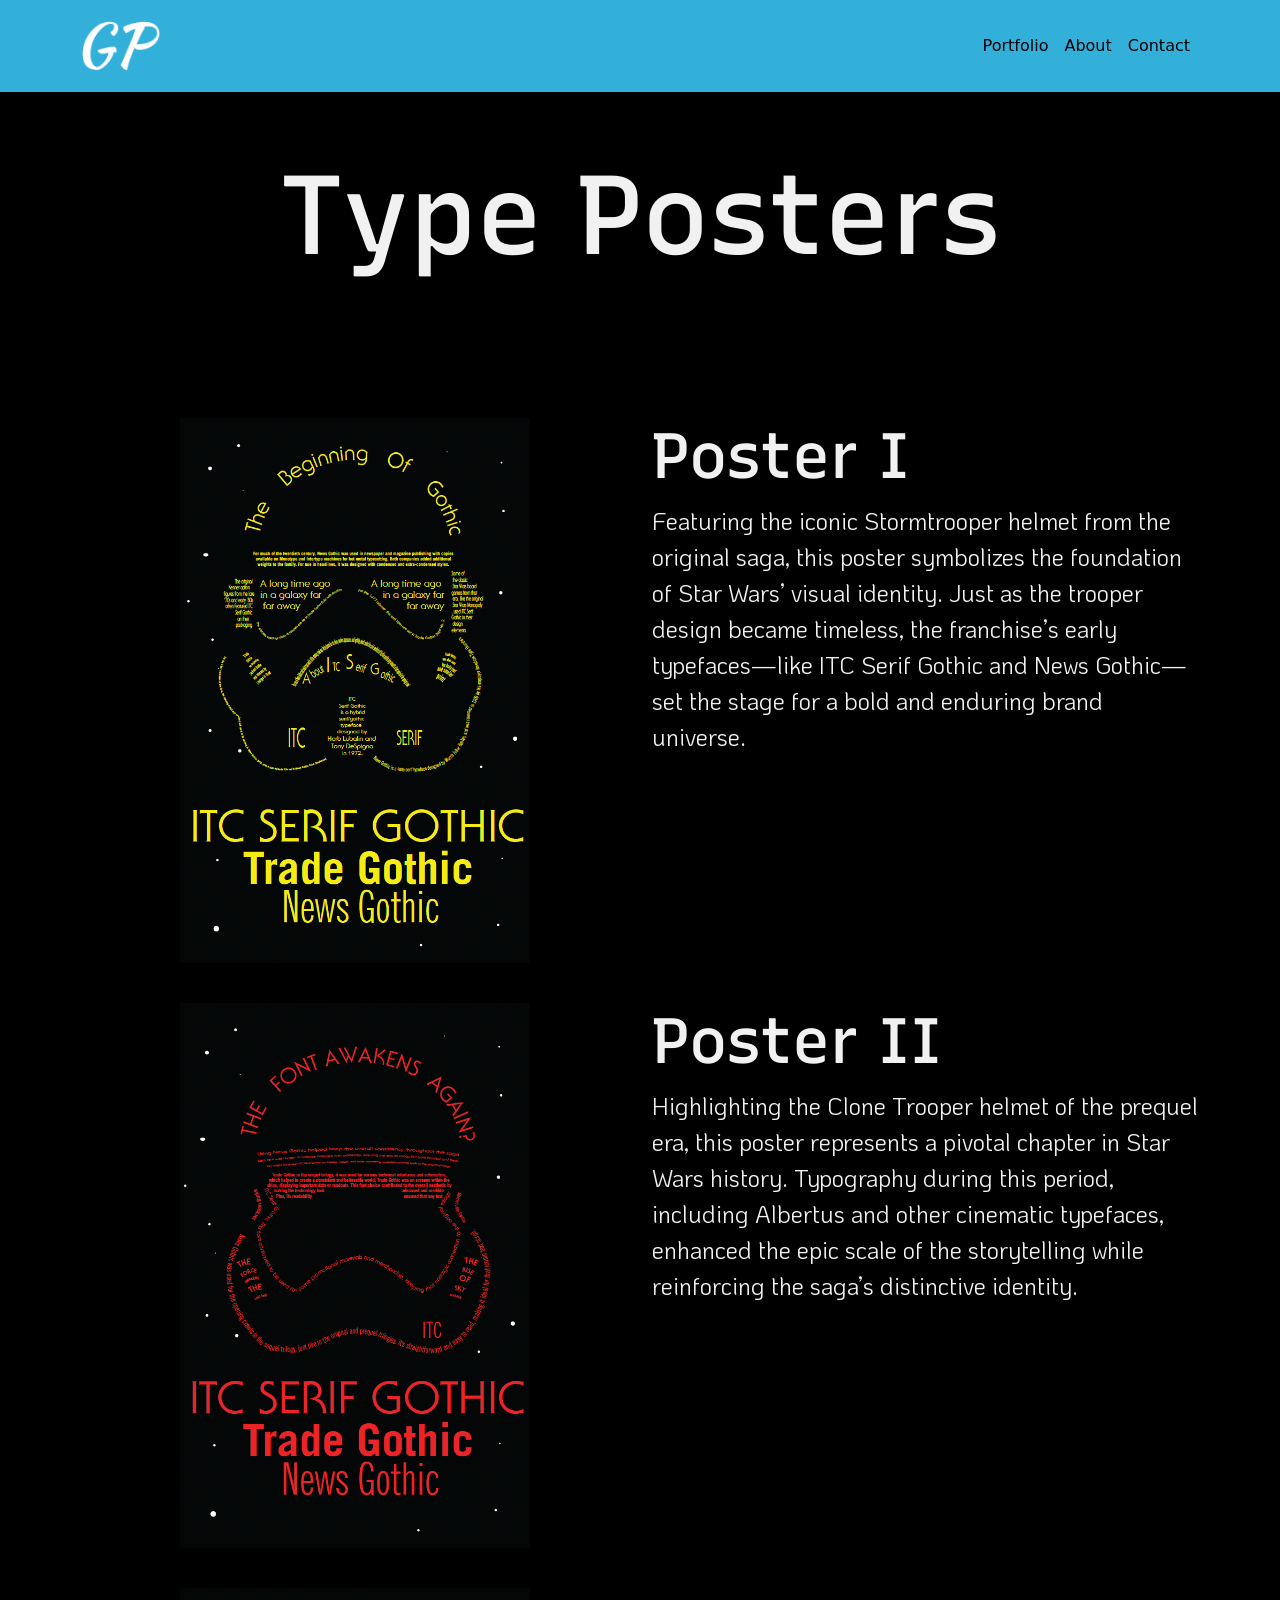
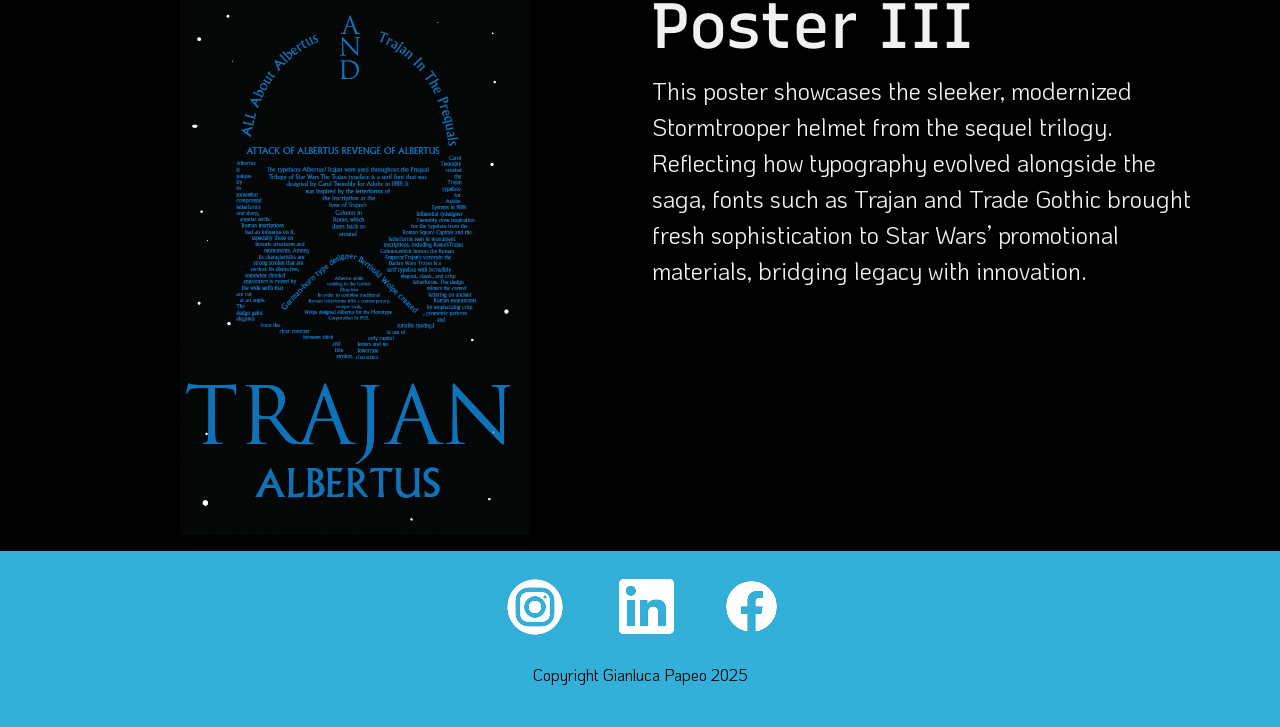
<file: project5sw.html>
<!DOCTYPE html>
<html lang="en">
<head>
  <meta charset="UTF-8" />
  <meta name="viewport" content="width=device-width, initial-scale=1">
  <title>Gianluca Papeo | Portfolio</title>
  <link rel="preconnect" href="https://fonts.googleapis.com">
  <link rel="preconnect" href="https://fonts.gstatic.com" crossorigin>
  <link rel="preconnect" href="https://fonts.googleapis.com">
<link rel="preconnect" href="https://fonts.gstatic.com" crossorigin>
<link href="https://fonts.googleapis.com/css2?family=Recursive:wght@300..1000&display=swap" rel="stylesheet">
  <link href="https://fonts.googleapis.com/css2?family=Anton&family=KoHo:wght@200;400;700&display=swap" rel="stylesheet">
  <link rel="stylesheet" href="https://cdn.jsdelivr.net/npm/bootstrap@5.3.8/dist/css/bootstrap.min.css">
  <link rel="stylesheet" href="css/styles.css">
</head>


<body>
  <!-- navbar -->
  <header>
    <nav class="navbar navbar-expand ">
      <div class="container">
        <a class="navbar-brand logo" href="index.html">
          <img src="images/logo.png" alt="Gianluca Papeo Logo" class="logo-img">
        </a>
        <ul class="navbar-nav ms-auto">
          <li class="nav-item"><a class="nav-link" href="index.html">Portfolio</a></li>
          <li class="nav-item"><a class="nav-link" href="about.html">About</a></li>
          <li class="nav-item"><a class="nav-link" href="contact.html">Contact</a></li>
        </ul>
      </div>
    </nav>
  </header>
  

  <main class="sw-posters-page container">
   
    <div class="row">
      <div class="col-12 text-center">
        <h2>Type Posters</h2>
      </div>
    </div>
  
    <!-- Poster I -->
    <div class="row justify-content-center align-items-start mt-4">
      <div class="col-md-6 text-center">
        <img src="images/swimage1.png" alt="Poster I" class="img-fluid mb-3">
      </div>
      <div class="col-md-6">
        <h3>Poster I</h3>
        <p>Featuring the iconic Stormtrooper helmet from the original saga, this poster symbolizes the foundation of Star Wars’ visual identity. Just as the trooper design became timeless, the franchise’s early typefaces—like ITC Serif Gothic and News Gothic—set the stage for a bold and enduring brand universe.</p>
      </div>
    </div>
  
    <!-- Poster II -->
    <div class="row justify-content-center align-items-start mt-4">
      <div class="col-md-6 text-center">
        <img src="images/swimage2.png" alt="Poster II" class="img-fluid mb-3">
      </div>
      <div class="col-md-6">
        <h3>Poster II</h3>
        <p>Highlighting the Clone Trooper helmet of the prequel era, this poster represents a pivotal chapter in Star Wars history. Typography during this period, including Albertus and other cinematic typefaces, enhanced the epic scale of the storytelling while reinforcing the saga’s distinctive identity.</p>
      </div>
    </div>
  
    <!-- Poster III -->
    <div class="row justify-content-center align-items-start mt-4">
      <div class="col-md-6 text-center">
        <img src="images/swimage3.png" alt="Poster III" class="img-fluid mb-3">
      </div>
      <div class="col-md-6">
        <h3>Poster III</h3>
        <p>This poster showcases the sleeker, modernized Stormtrooper helmet from the sequel trilogy. Reflecting how typography evolved alongside the saga, fonts such as Trajan and Trade Gothic brought fresh sophistication to Star Wars’ promotional materials, bridging legacy with innovation.</p>
      </div>
    </div>
  </main>
  
 
  <!-- footer -->
 <footer class="footer text-center py-4">
  <div class="social-icons">
    <a href="https://instagram.com" target="_blank"><img src="images/instagram.png" alt="Instagram" class="icon"></a>
    <a href="https://linkedin.com" target="_blank"><img src="images/linkedin.png" alt="LinkedIn" class="icon"></a>
    <a href="https://facebook.com" target="_blank"><img src="images/facebook.png" alt="Facebook" class="icon"></a>
  </div>
  <p class="copyright"> Copyright Gianluca Papeo 2025</p>
</footer>
<script src="https://cdn.jsdelivr.net/npm/bootstrap@5.3.8/dist/js/bootstrap.bundle.min.js" integrity="sha384-FKyoEForCGlyvwx9Hj09JcYn3nv7wiPVlz7YYwJrWVcXK/BmnVDxM+D2scQbITxI" crossorigin="anonymous"></script>
</body>
</html>
</file>
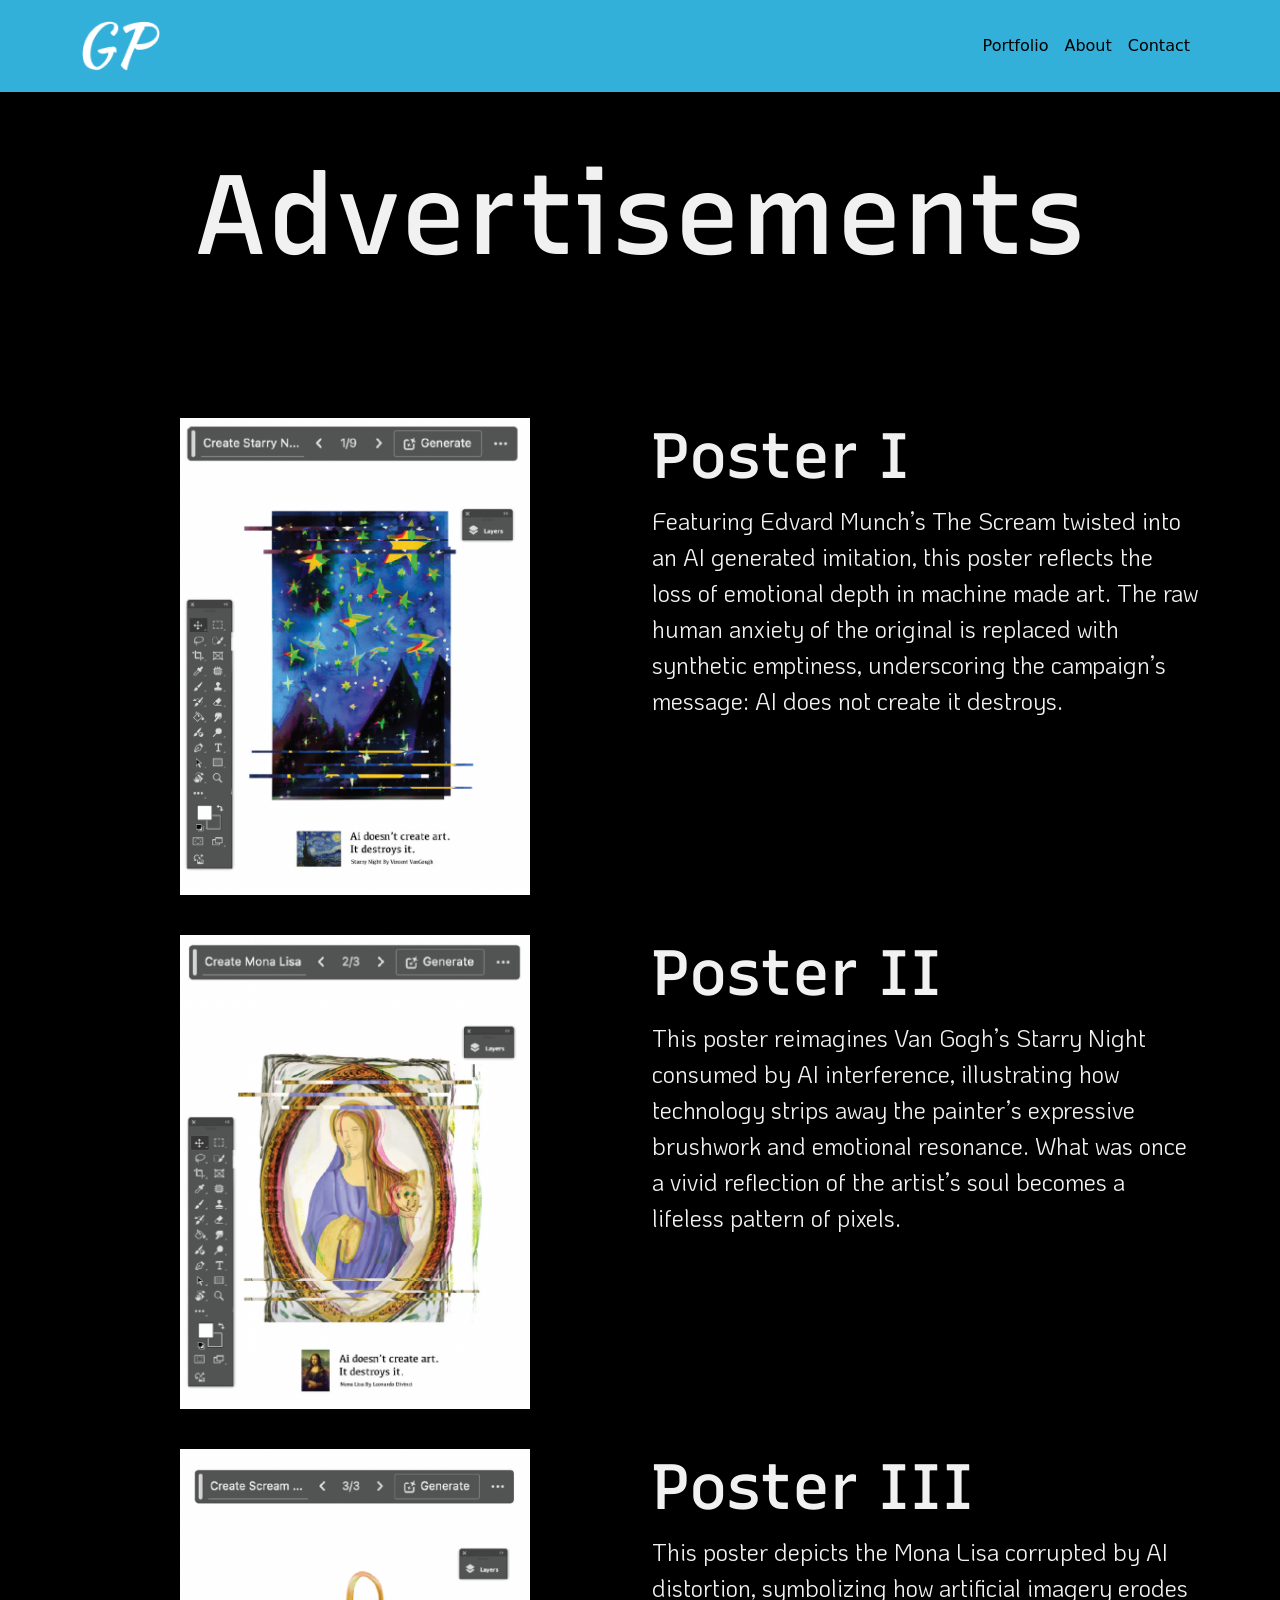
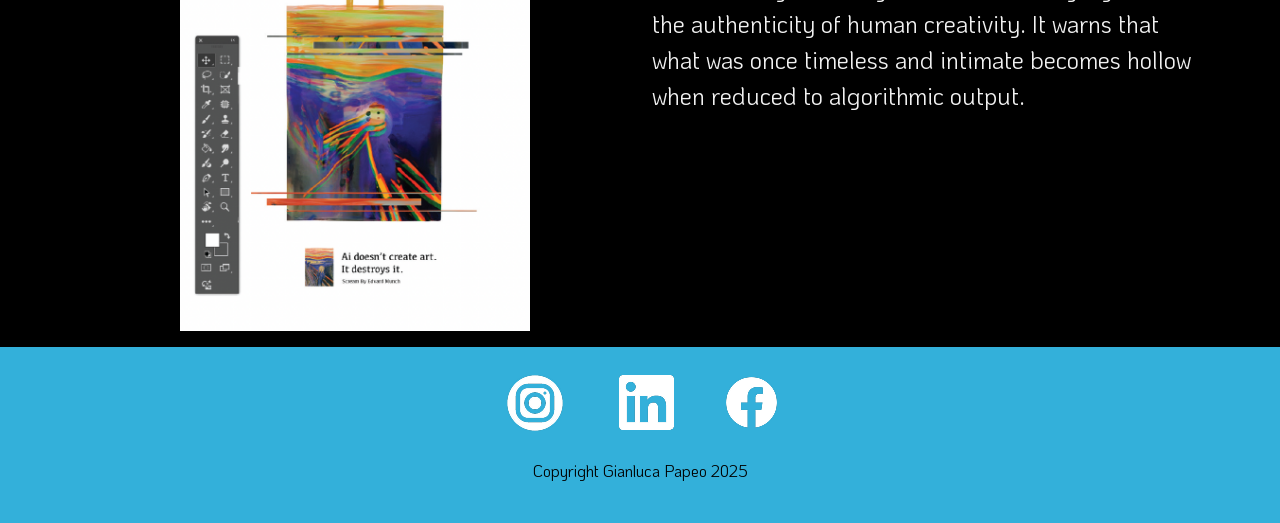
<file: project6ad.html>
<!DOCTYPE html>
<html lang="en">
<head>
  <meta charset="UTF-8" />
  <meta name="viewport" content="width=device-width, initial-scale=1">
  <title>Gianluca Papeo | Portfolio</title>
  <link rel="preconnect" href="https://fonts.googleapis.com">
  <link rel="preconnect" href="https://fonts.gstatic.com" crossorigin>
  <link rel="preconnect" href="https://fonts.googleapis.com">
<link rel="preconnect" href="https://fonts.gstatic.com" crossorigin>
<link href="https://fonts.googleapis.com/css2?family=Recursive:wght@300..1000&display=swap" rel="stylesheet">
  <link href="https://fonts.googleapis.com/css2?family=Anton&family=KoHo:wght@200;400;700&display=swap" rel="stylesheet">
  <link rel="stylesheet" href="https://cdn.jsdelivr.net/npm/bootstrap@5.3.8/dist/css/bootstrap.min.css">
  <link rel="stylesheet" href="css/styles.css">
</head>

<body>
  <!-- navbar -->
  <header>
    <nav class="navbar navbar-expand ">
      <div class="container">
        <a class="navbar-brand logo" href="index.html">
          <img src="images/logo.png" alt="Gianluca Papeo Logo" class="logo-img">
        </a>
        <ul class="navbar-nav ms-auto">
          <li class="nav-item"><a class="nav-link" href="index.html">Portfolio</a></li>
          <li class="nav-item"><a class="nav-link" href="about.html">About</a></li>
          <li class="nav-item"><a class="nav-link" href="contact.html">Contact</a></li>
        </ul>
      </div>
    </nav>
  </header>
  

  <main class="ads-page container">
  
    <div class="row">
      <div class="col-12 text-center">
        <h2>Advertisements</h2>
      </div>
    </div>
  
    <!-- Poster I -->
    <div class="row justify-content-center align-items-start mt-4">
      <div class="col-md-6 text-center">
        <img src="images/adimage1.png" alt="Poster I" class="img-fluid mb-3">
      </div>
      <div class="col-md-6">
        <h3>Poster I</h3>
        <p>Featuring Edvard Munch’s The Scream twisted into an AI generated imitation, this poster reflects the loss of emotional depth in machine made art. The raw human anxiety of the original is replaced with synthetic emptiness, underscoring the campaign’s message: AI does not create it destroys.</p>
      </div>
    </div>
  
    <!-- Poster II -->
    <div class="row justify-content-center align-items-start mt-4">
      <div class="col-md-6 text-center">
        <img src="images/adimage2.png" alt="Poster II" class="img-fluid mb-3">
      </div>
      <div class="col-md-6">
        <h3>Poster II</h3>
        <p>This poster reimagines Van Gogh’s Starry Night consumed by AI interference, illustrating how technology strips away the painter’s expressive brushwork and emotional resonance. What was once a vivid reflection of the artist’s soul becomes a lifeless pattern of pixels.</p>
      </div>
    </div>
  
    <!-- Poster III -->
    <div class="row justify-content-center align-items-start mt-4">
      <div class="col-md-6 text-center">
        <img src="images/adimage3.png" alt="Poster III" class="img-fluid mb-3">
      </div>
      <div class="col-md-6">
        <h3>Poster III</h3>
        <p>This poster depicts the Mona Lisa corrupted by AI distortion, symbolizing how artificial imagery erodes the authenticity of human creativity. It warns that what was once timeless and intimate becomes hollow when reduced to algorithmic output.</p>
      </div>
    </div>
  </main>

  <!-- footer -->
 <footer class="footer text-center py-4">
  <div class="social-icons">
    <a href="https://instagram.com" target="_blank"><img src="images/instagram.png" alt="Instagram" class="icon"></a>
    <a href="https://linkedin.com" target="_blank"><img src="images/linkedin.png" alt="LinkedIn" class="icon"></a>
    <a href="https://facebook.com" target="_blank"><img src="images/facebook.png" alt="Facebook" class="icon"></a>
  </div>
  <p class="copyright"> Copyright Gianluca Papeo 2025</p>
</footer>
<script src="https://cdn.jsdelivr.net/npm/bootstrap@5.3.8/dist/js/bootstrap.bundle.min.js" integrity="sha384-FKyoEForCGlyvwx9Hj09JcYn3nv7wiPVlz7YYwJrWVcXK/BmnVDxM+D2scQbITxI" crossorigin="anonymous"></script>
</body>
</html>
</file>
<file: css/styles.css>
body {
  background-color: black;
}

.navbar {
  background-color: #33b0da;
  padding: 1em;
}
.navbar .nav-link {
  color: black;
  font-weight: 500;
}
.navbar .nav-link:hover {
  color: #f1f1f1;
}
.navbar .logo-img {
  height: 50px;
  width: auto;
}

.main-title {
  font-family: "Recursive", sans-serif;
  font-size: 7em;
  margin-bottom: 0.05em;
  color: #f1f1f1;
  font-weight: 500;
}

.intro-text {
  font-family: "KoHo", sans-serif;
  font-size: 2em;
  margin-bottom: 4em;
  color: #f1f1f1;
}

.footer {
  background-color: #33b0da;
  font-family: "KoHo", sans-serif;
}
.footer p {
  color: black;
  margin-top: 1.5em;
}
.footer .social-icons a {
  margin: 1.5em;
  color: #f1f1f1;
  text-decoration: none;
}

main h1, h3 {
  font-family: "Recursive", sans-serif;
  color: #f1f1f1;
  text-align: center;
  font-weight: 500;
}

main h2 {
  font-family: "Recursive", sans-serif;
  color: #f1f1f1;
  font-weight: 500;
  font-size: 7em;
  margin-top: 0.5em;
  margin-bottom: 1em;
  text-align: center;
}

main p {
  font-family: "KoHo", sans-serif;
  color: #f1f1f1;
  font-size: 1.5em;
  text-align: center;
}

main form {
  padding: 1.5em;
  margin-bottom: 2em;
}

main form p {
  padding: 1.5em;
  margin-bottom: 1.5em;
}

main form .form-control {
  background-color: #33b0da;
  color: #f1f1f1;
}

main form .btn {
  background-color: #33b0da;
  color: white;
  border: none;
}

main form label {
  color: #f1f1f1;
  font-family: "KoHo", sans-serif;
  font-size: 1.2em;
}

.resume-section a {
  display: block;
  text-align: center;
  margin: 1em auto;
  font-weight: 500;
}

.about-main h1 {
  font-family: "Recursive", sans-serif;
  font-size: 7em;
  color: #f1f1f1;
  margin-top: 0.5em;
  font-weight: 500;
  text-align: center;
}
.about-main .about-text {
  font-family: "KoHo", sans-serif;
  font-size: 1.5em;
  color: #f1f1f1;
  text-align: left;
  max-width: 600px;
  margin-left: 0;
}
.about-main .greeting {
  text-align: center;
  margin-bottom: 5em;
}
.about-main .profile-img {
  margin: 1.5em auto;
  max-width: 350px;
  height: auto;
  display: block;
}

.mantra-page {
  text-align: center;
}
.mantra-page h2 {
  font-family: "Recursive", sans-serif;
  font-size: 7em;
  color: #f1f1f1;
  margin-top: 0.5em;
  font-weight: 500;
}
.mantra-page img {
  margin: 1.5em auto;
  max-width: 1000px;
}

.case-study-page h3 {
  text-align: left;
  font-family: "Recursive", sans-serif;
  color: #f1f1f1;
  font-weight: 500;
  margin-top: 3em;
}
.case-study-page h2 {
  font-family: "Recursive", sans-serif;
  font-size: 7em;
  color: #f1f1f1;
  margin-top: 0.5em;
  font-weight: 500;
}
.case-study-page p {
  font-family: "KoHo", sans-serif;
  color: #f1f1f1;
  font-size: 1.5em;
  text-align: left;
  max-width: 600px;
  margin-top: 1em;
}

.ads-page img {
  max-width: 350px;
  width: 100%;
  height: auto;
}

.ads-page h2 {
  font-family: "Recursive", sans-serif;
  font-size: 7em;
  color: #f1f1f1;
  margin-top: 0.5em;
  font-weight: 500;
  text-align: center;
}
.ads-page h3 {
  font-family: "Recursive", sans-serif;
  font-size: 4em;
  color: #f1f1f1;
  font-weight: 500;
  text-align: left;
}
.ads-page p {
  font-family: "KoHo", sans-serif;
  font-size: 1.5em;
  color: #f1f1f1;
  text-align: left;
}

.sw-posters-page img {
  max-width: 350px;
  width: 100%;
  height: auto;
}

.sw-posters-page h2 {
  font-family: "Recursive", sans-serif;
  font-size: 7em;
  color: #f1f1f1;
  margin-top: 0.5em;
  font-weight: 500;
  text-align: center;
}
.sw-posters-page h3 {
  font-family: "Recursive", sans-serif;
  font-size: 4em;
  color: #f1f1f1;
  font-weight: 500;
  text-align: left;
}
.sw-posters-page p {
  font-family: "KoHo", sans-serif;
  font-size: 1.5em;
  color: #f1f1f1;
  text-align: left;
}

.digital-page img {
  max-width: 350px;
  width: 100%;
  height: auto;
}

.digital-page h3 {
  font-family: "Recursive", sans-serif;
  font-size: 4em;
  color: #f1f1f1;
  font-weight: 500;
  text-align: left;
}
.digital-page h2 {
  font-family: "Recursive", sans-serif;
  font-size: 7em;
  color: #f1f1f1;
  margin-top: 0.5em;
  font-weight: 500;
}

.digital-page p {
  font-family: "KoHo", sans-serif;
  font-size: 1.5em;
  color: #f1f1f1;
  text-align: left;
  margin-bottom: em;
}

.dropcap-page {
  text-align: center;
}
.dropcap-page h1 {
  font-family: "Recursive", sans-serif;
  font-size: 7em;
  color: #f1f1f1;
  margin-top: 0.5em;
  font-weight: 500;
}
.dropcap-page p {
  font-family: "KoHo", sans-serif;
  font-size: 1.5em;
  color: #f1f1f1;
  text-align: center;
  margin-top: 1em;
}
.dropcap-page img {
  max-width: 350px;
  width: 100%;
  height: auto;
  margin: 1.5em;
}
</file>
